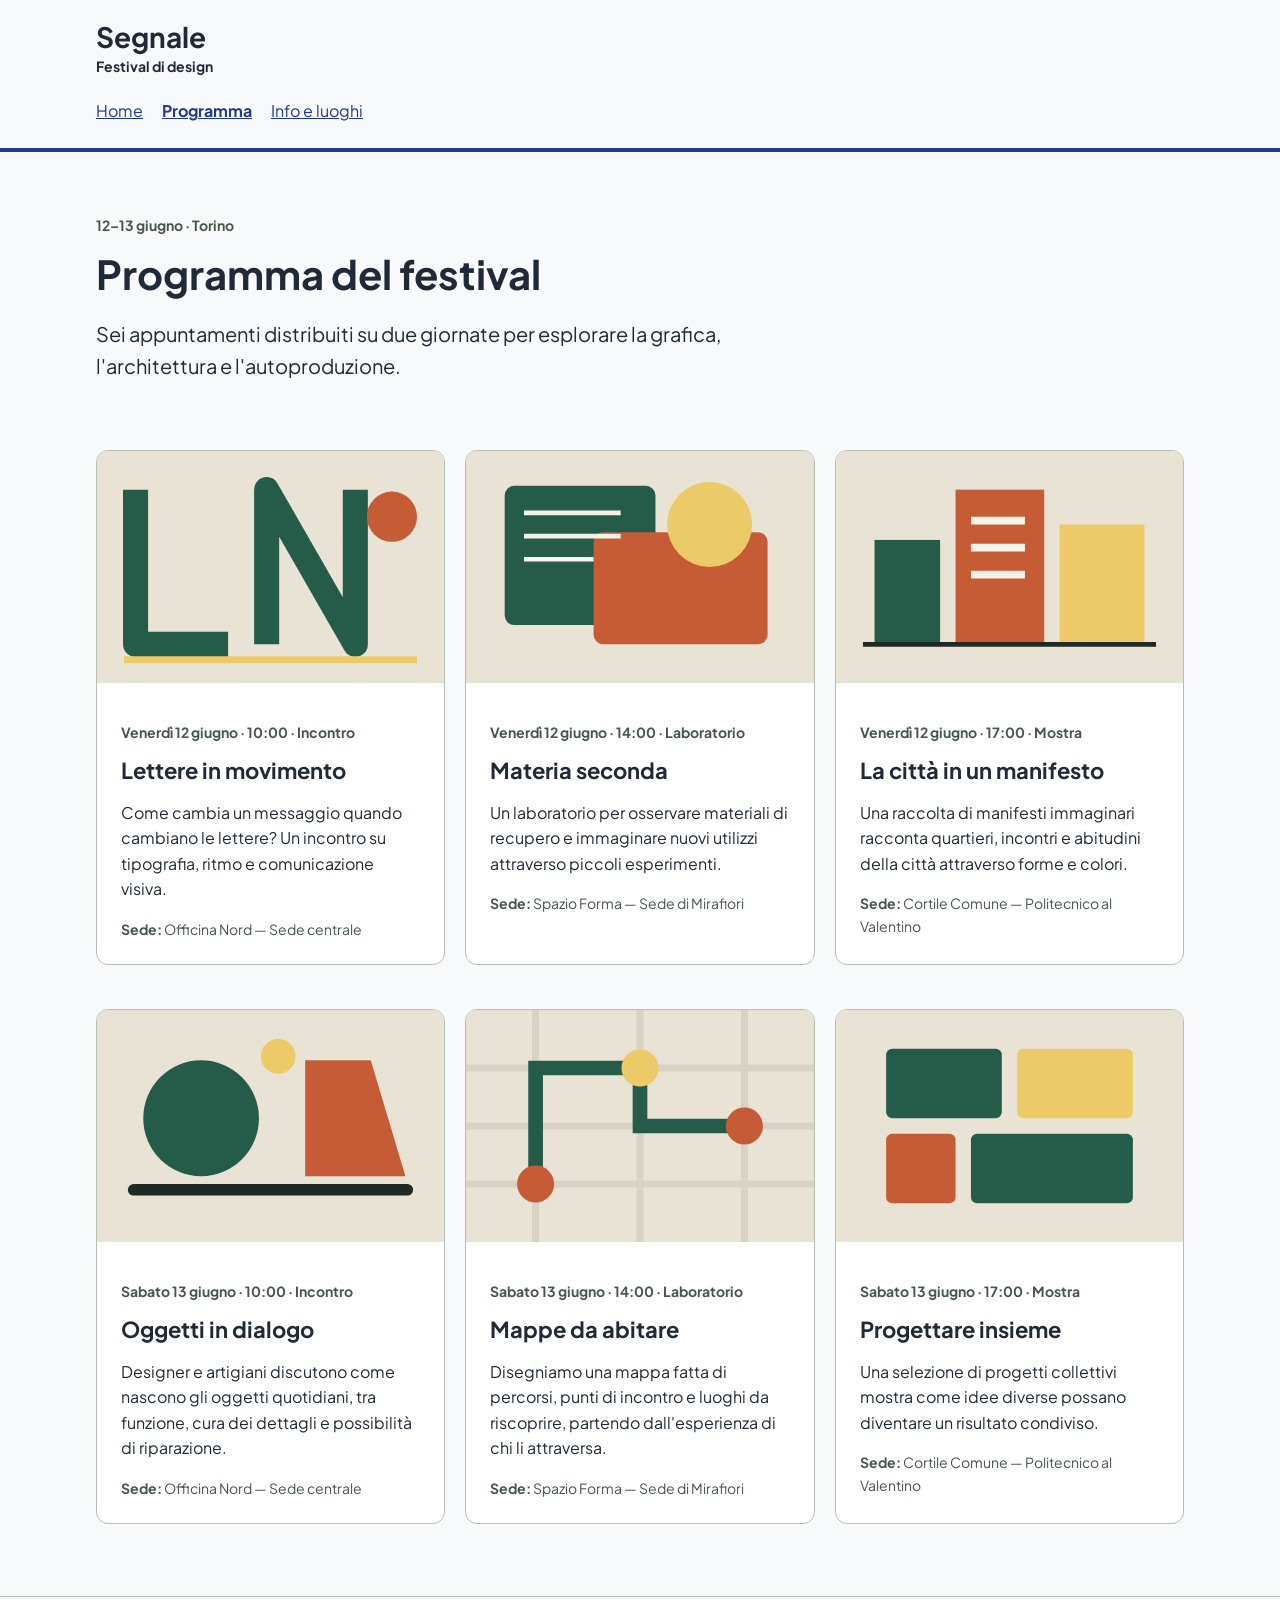
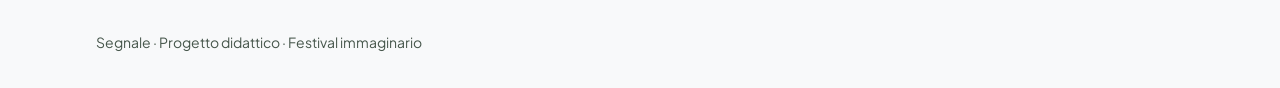
<file: programma.html>
<!doctype html>
<html lang="it">
<head>
  <meta charset="utf-8">
  <meta name="viewport" content="width=device-width, initial-scale=1">
  <title>Programma — Segnale Festival</title>
  <link rel="stylesheet" href="https://fonts.googleapis.com/css?family=Plus+Jakarta+Sans">
  <link rel="stylesheet" href="style.css">
</head>
<body>
  <a class="skip-link" href="#contenuto">Vai al contenuto</a>
  <header class="site-header">
    <div class="container">
      <a class="brand" href="index.html">Segnale<span>Festival di design</span></a>
      <nav aria-label="Navigazione principale">
        <a href="index.html">Home</a>
        <a href="programma.html" aria-current="page">Programma</a>
        <a href="info.html">Info e luoghi</a>
      </nav>
    </div>
  </header>

  <main id="contenuto" class="container">
    <section class="intro">
      <p class="eyebrow">12–13 giugno · Torino</p>
      <h1>Programma del festival</h1>
      <p class="lead">Sei appuntamenti distribuiti su due giornate per esplorare la grafica, l'architettura e l'autoproduzione.</p>
    </section>

    <section class="content-section" aria-live="polite">
      <p id="stato-programma" class="reading-text">Caricamento del programma in corso...</p>
      <div id="griglia-eventi" class="event-grid"></div>
    </section>
  </main>

  <footer class="site-footer">
    <div class="container">
      <p>Segnale · Progetto didattico · Festival immaginario</p>
    </div>
  </footer>

  <script>
    function formattaData(dataIso) {
      const [anno, mese, giorno] = dataIso.split('-').map(Number);
      const data = new Date(anno, mese - 1, giorno);
      const testo = new Intl.DateTimeFormat('it-IT', {
        weekday: 'long',
        day: 'numeric',
        month: 'long'
      }).format(data);
      return testo.charAt(0).toUpperCase() + testo.slice(1);
    }

    async function caricaProgramma() {
      const messaggioStato = document.getElementById('stato-programma');
      const griglia = document.getElementById('griglia-eventi');

      try {
        const [rispostaEventi, rispostaSedi] = await Promise.all([
          fetch('dati/eventi.json'),
          fetch('dati/sedi.json')
        ]);

        if (!rispostaEventi.ok || !rispostaSedi.ok) {
          throw new Error('Errore nel caricamento dei file JSON');
        }

        const eventi = await rispostaEventi.json();
        const sedi = await rispostaSedi.json();

        if (!Array.isArray(eventi) || eventi.length === 0) {
          messaggioStato.textContent = 'Nessun evento in programma al momento.';
          return;
        }

        // Mappa id -> nome sede per un recupero immediato
        const mappaSedi = new Map(sedi.map((sede) => [sede.id, sede.nome]));

        // Rimuove il messaggio di caricamento prima di inserire le schede
        messaggioStato.remove();

        eventi.forEach((evento) => {
          const nomeSede = mappaSedi.get(evento.sede_id) || 'Sede da definire';
          const dataFormattata = formattaData(evento.data);

          const articolo = document.createElement('article');
          articolo.className = 'event-card';

          const img = document.createElement('img');
          img.src = evento.immagine;
          img.alt = evento.immagine_alt || '';
          img.width = 600;
          img.height = 400;

          const body = document.createElement('div');
          body.className = 'event-body';

          const meta = document.createElement('p');
          meta.className = 'event-meta';
          meta.textContent = `${dataFormattata} · ${evento.orario} · ${evento.categoria}`;

          const titolo = document.createElement('h3');
          titolo.textContent = evento.titolo;

          const descrizione = document.createElement('p');
          descrizione.textContent = evento.descrizione;

          const luogo = document.createElement('p');
          luogo.className = 'event-place';
          const etichettaSede = document.createElement('strong');
          etichettaSede.textContent = 'Sede: ';
          luogo.append(etichettaSede, document.createTextNode(nomeSede));

          body.append(meta, titolo, descrizione, luogo);
          articolo.append(img, body);
          griglia.appendChild(articolo);
        });
      } catch (errore) {
        console.error(errore);
        messaggioStato.textContent = 'Impossibile caricare il programma. Verifica che i file dati siano disponibili.';
      }
    }

    caricaProgramma();
  </script>
</body>
</html>
</file>
<file: style.css>
/* Stile iniziale: tipografia, colori e variabili CSS sono già predisposti.
   Lavoreremo su collegamenti, CSS condiviso e disposizione delle schede. */

/* Scelte comuni: ogni regola usa var() per richiamarne il valore. */
:root {
  --colore-primario: #1E3A8A;
  --colore-primario-scuro: #059669;
  --colore-sfondo: #F8F9FA;
  --colore-testo: #1F2937;
  --font-testo: "Plus Jakarta Sans", Helvetica, sans-serif;
  --font-titoli: "Plus Jakarta Sans", "Times New Roman", serif;
}

* {
  box-sizing: border-box;
}

body {
  margin: 0;
  background: var(--colore-sfondo);
  color: var(--colore-testo);
  font-family: var(--font-testo);
  font-size: 1rem;
  line-height: 1.6;
}

a {
  color: var(--colore-primario);
}

a:hover {
  text-decoration-thickness: 3px;
}

a:focus-visible {
  outline: 3px solid var(--colore-testo);
  outline-offset: 4px;
}

.container {
  width: 92%;
  max-width: 68rem;
  margin: 0 auto;
}

.site-header {
  padding: 1.25rem 0;
  border-bottom: 4px solid var(--colore-primario);
  position: sticky;
  top: 0;
  z-index: 1000;
  background-color: var(--colore-sfondo, #f7f8f5);
  padding: 1.25rem 0;
  border-bottom: 4px solid var(--colore-primario);
}

.brand {
  display: inline-block;
  color: var(--colore-testo);
  font-size: 1.75rem;
  font-weight: bold;
  line-height: 1.2;
  text-decoration: none;
}

.brand span {
  display: block;
  margin-top: 0.25rem;
  font-size: 0.875rem;
  font-weight: regular;
}

nav {
  margin-top: 1rem;
}

nav a {
  display: inline-block;
  margin-right: 1rem;
  padding: 0.25rem 0;
}

nav a[aria-current="page"] {
  font-weight: bold;
}

.intro {
  padding: 3rem 0 1rem;
}

.eyebrow,
.event-meta {
  color: #46564b;
  font-size: 0.875rem;
  font-weight: bold;
}

h1,
h2,
h3 {
  font-family: var(--font-titoli);
  line-height: 1.2;
}

h1 {
  max-width: 18ch;
  margin: 0.75rem 0 1.25rem;
  font-size: 2.5rem;
}

h2 {
  font-size: 1.75rem;
}

h3 {
  margin: 0.5rem 0 0.75rem;
  font-size: 1.375rem;
}

.lead {
  max-width: 48ch;
  font-size: 1.25rem;
}

.reading-text {
  max-width: 65ch;
}

.button-link {
  display: inline-block;
  margin-top: 1rem;
  padding: 0.75rem 1.25rem;
  border-radius: 0.5rem;
  background: var(--colore-primario);
  color: #ffffff;
  font-weight: bold;
  text-decoration: none;
}

.button-link:hover {
  background: var(--colore-primario-scuro);
}

.content-section {
  margin: 2rem 0 3rem;
}

.festival-image {
  display: block;
  width: 100%;
  max-width: 54rem;
  height: auto;
  margin-top: 1.5rem;
  border-radius: 0.75rem;
}

.venues {
  padding-left: 1.25rem;
}

.venues li {
  margin-bottom: 0.5rem;
}

.event-grid {
  display: grid;
  gap: 1.25rem;
}

.event-card {
  margin-bottom: 1.5rem;
  overflow: hidden;
  border: 1px solid #b7c0b7;
  border-radius: 0.75rem;
  background: #ffffff;
}

.event-card img {
  display: block;
  width: 100%;
  height: auto;
}

.event-body {
  padding: 1.5rem;
}

.event-body p:last-child {
  margin-bottom: 0;
}

.event-place {
  color: #46564b;
  font-size: 0.875rem;
}

.site-footer {
  padding: 1.25rem 0;
  border-top: 1px solid #b7c0b7;
  color: #46564b;
  font-size: 0.875rem;
}

.skip-link {
  position: absolute;
  top: -6rem;
  left: 1rem;
  padding: 0.75rem 1rem;
  background: #ffffff;
  color: var(--colore-testo);
}

.skip-link:focus {
  top: 1rem;
}

/* Da 600 px a 1023 px: 2 colonne */
@media (min-width: 600px) {
  .event-grid {
    grid-template-columns: repeat(2, 1fr);
  }
}

/* Da 1024 px in su: 3 colonne */
@media (min-width: 1024px) {
  .event-grid {
    grid-template-columns: repeat(3, 1fr);
  }
}

/* Stili necessari per far funzionare lo slider Swiper */
.swiper {
  width: 100%;
  max-width: 54rem;
  height: auto;
  margin-top: 1.5rem;
  border-radius: 1rem;
  overflow: hidden;
  border: 1px solid #b7c0b7;
  background: #ffffff;
}

.swiper-slide img {
  display: block;
  width: 100%;
  height: auto;
}

.swiper-slide {
  padding: 3.5rem;
}

.swiper-slide h3 {
  margin-top: 1rem;
}
</file>
